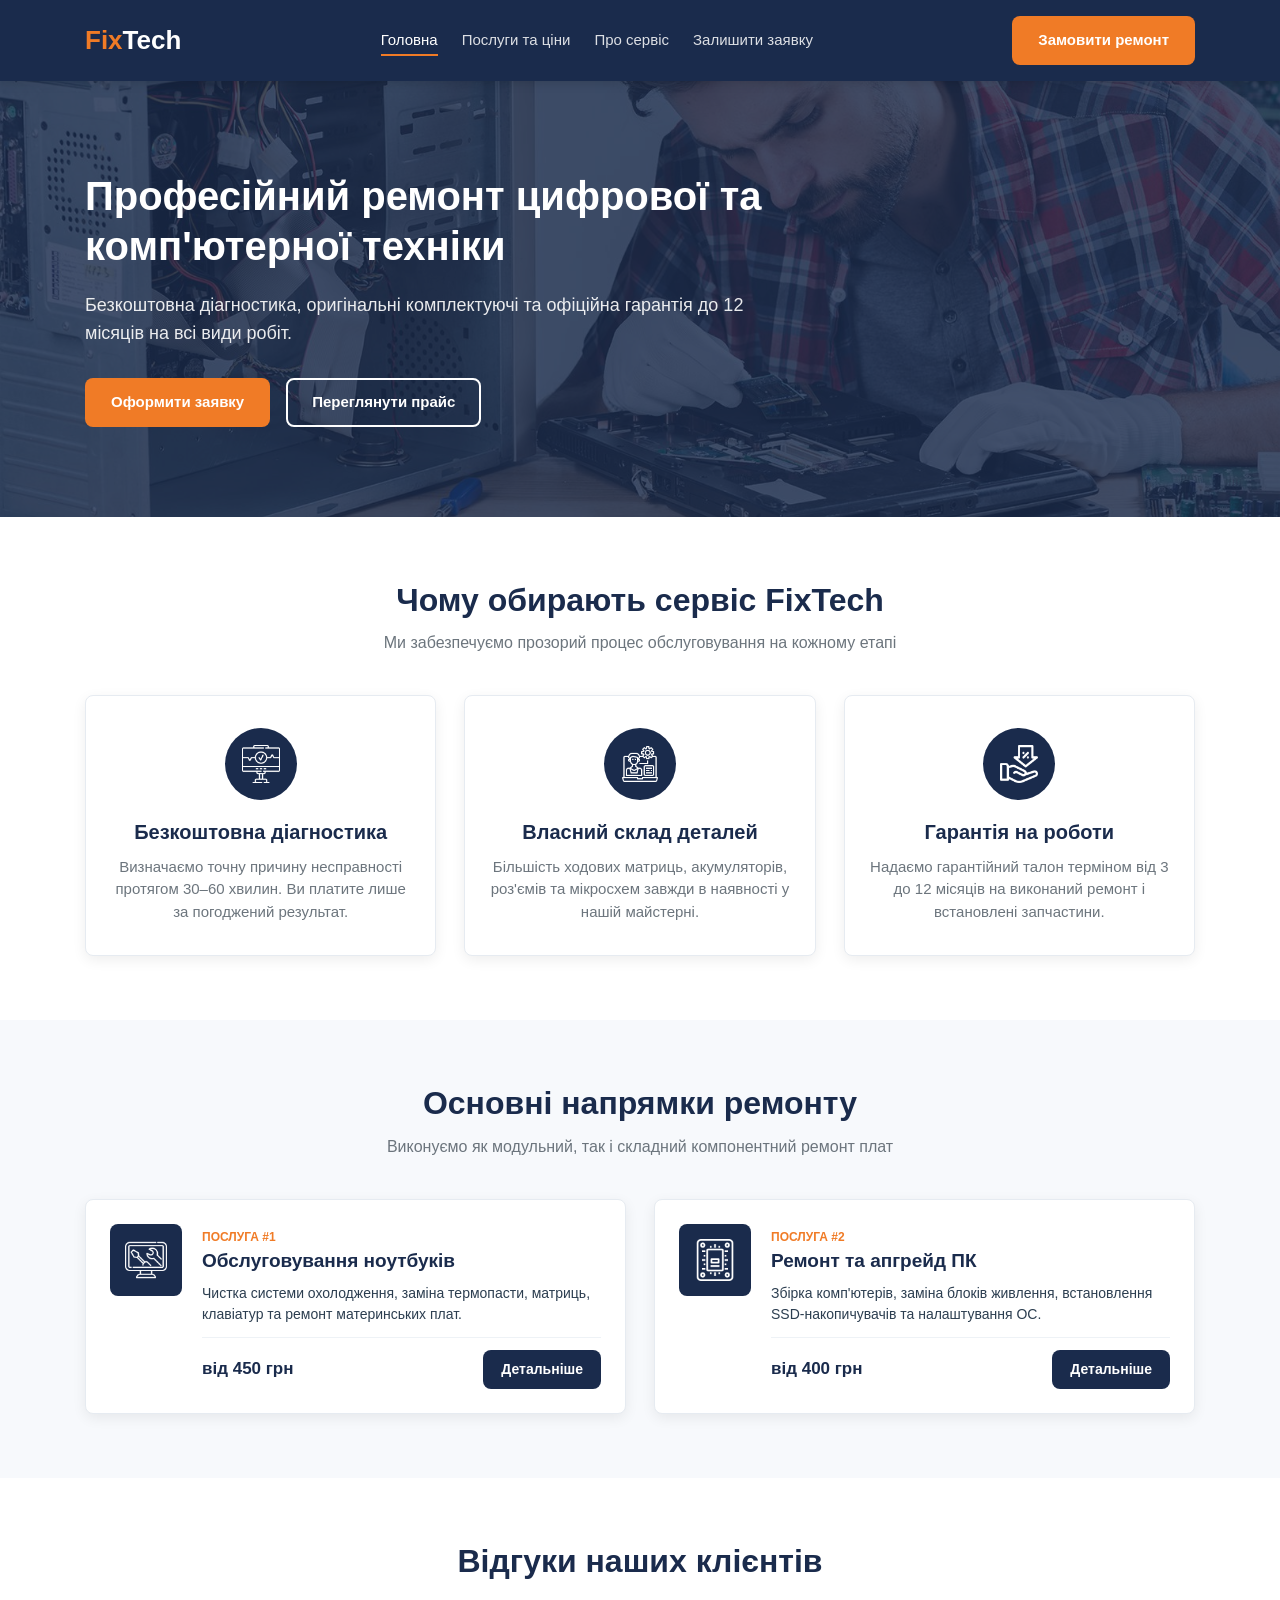
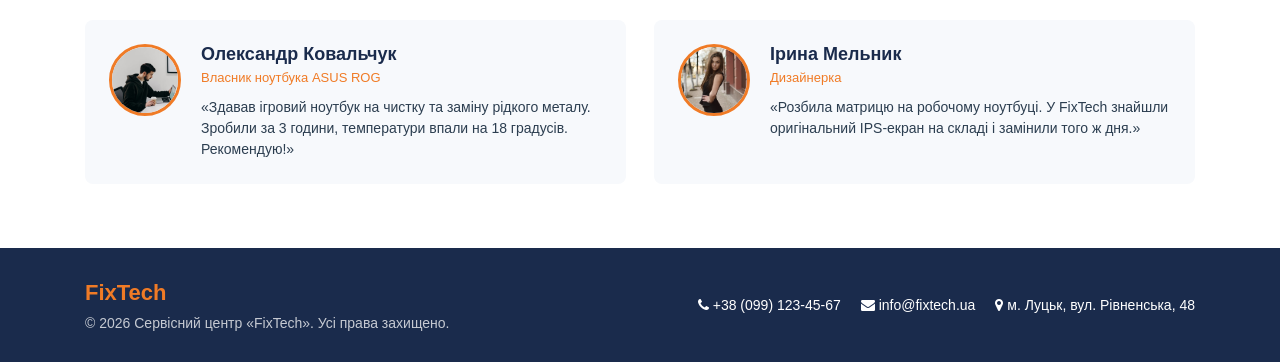
<file: index.html>
<!DOCTYPE html>
<html lang="uk">

<head>
  <meta charset="utf-8" />
  <meta name="viewport" content="width=device-width, initial-scale=1, shrink-to-fit=no" />
  <link rel="icon" href="images/favicon.png" type="image/gif" />
  <title>FixTech — Сервісний центр комп'ютерної техніки</title>
  <link rel="stylesheet" type="text/css" href="css/bootstrap.css" />
  <link href="css/font-awesome.min.css" rel="stylesheet" />
  <link href="css/style.css" rel="stylesheet" />
</head>

<body class="page">

  <!-- ШАПКА (Блок header) -->
  <header class="header">
    <div class="header__container container">
      <a class="header__logo" href="index.html">
        <span class="header__logo-accent">Fix</span>Tech
      </a>

      <nav class="header__nav nav">
        <ul class="nav__list">
          <li class="nav__item"><a class="nav__link nav__link--active" href="index.html">Головна</a></li>
          <li class="nav__item"><a class="nav__link" href="service.html">Послуги та ціни</a></li>
          <li class="nav__item"><a class="nav__link" href="about.html">Про сервіс</a></li>
          <li class="nav__item"><a class="nav__link" href="contact.html">Залишити заявку</a></li>
        </ul>
      </nav>

      <div class="header__actions">
        <a href="contact.html" class="btn btn--primary">Замовити ремонт</a>
      </div>
    </div>
  </header>

  <main class="main">
    <!-- ПРЕЗЕНТАЦІЙНИЙ БЛОК (Блок hero) -->
    <section class="hero" style="background-image: url('images/slider-bg.jpg');">
      <div class="hero__overlay">
        <div class="container">
          <div class="hero__content">
            <h1 class="hero__title">Професійний ремонт цифрової та комп'ютерної техніки</h1>
            <p class="hero__subtitle">
              Безкоштовна діагностика, оригінальні комплектуючі та офіційна гарантія до 12 місяців на всі види робіт.
            </p>
            <div class="hero__buttons">
              <a href="contact.html" class="btn btn--primary">Оформити заявку</a>
              <a href="service.html" class="btn btn--outline">Переглянути прайс</a>
            </div>
          </div>
        </div>
      </div>
    </section>

    <!-- БЛОК ПЕРЕВАГ (Блок features) -->
    <section class="features section">
      <div class="container">
        <div class="section__header">
          <h2 class="section__title">Чому обирають сервіс FixTech</h2>
          <p class="section__subtitle">Ми забезпечуємо прозорий процес обслуговування на кожному етапі</p>
        </div>

        <div class="features__grid">
          <article class="feature-card">
            <div class="feature-card__icon-wrap">
              <img src="images/w1.png" alt="Швидка діагностика" class="feature-card__icon">
            </div>
            <h3 class="feature-card__title">Безкоштовна діагностика</h3>
            <p class="feature-card__text">Визначаємо точну причину несправності протягом 30–60 хвилин. Ви платите лише
              за погоджений результат.</p>
          </article>

          <article class="feature-card">
            <div class="feature-card__icon-wrap">
              <img src="images/w2.png" alt="Власний склад запчастин" class="feature-card__icon">
            </div>
            <h3 class="feature-card__title">Власний склад деталей</h3>
            <p class="feature-card__text">Більшість ходових матриць, акумуляторів, роз'ємів та мікросхем завжди в
              наявності у нашій майстерні.</p>
          </article>

          <article class="feature-card">
            <div class="feature-card__icon-wrap">
              <img src="images/w3.png" alt="Офіційна гарантія" class="feature-card__icon">
            </div>
            <h3 class="feature-card__title">Гарантія на роботи</h3>
            <p class="feature-card__text">Надаємо гарантійний талон терміном від 3 до 12 місяців на виконаний ремонт і
              встановлені запчастини.</p>
          </article>
        </div>
      </div>
    </section>

    <!-- ПОПУЛЯРНІ ПОСЛУГИ (Блок services-preview) -->
    <section class="services-preview section section--gray">
      <div class="container">
        <div class="section__header">
          <h2 class="section__title">Основні напрямки ремонту</h2>
          <p class="section__subtitle">Виконуємо як модульний, так і складний компонентний ремонт плат</p>
        </div>

        <div class="services__grid">
          <article class="service-card">
            <div class="service-card__img-box">
              <img src="images/s1.png" alt="Ремонт ноутбуків" class="service-card__img">
            </div>
            <div class="service-card__body">
              <span class="service-card__number">Послуга #1</span>
              <h3 class="service-card__title">Обслуговування ноутбуків</h3>
              <p class="service-card__desc">Чистка системи охолодження, заміна термопасти, матриць, клавіатур та ремонт
                материнських плат.</p>
              <div class="service-card__footer">
                <span class="service-card__price">від 450 грн</span>
                <a href="service.html" class="btn btn--small">Детальніше</a>
              </div>
            </div>
          </article>

          <article class="service-card">
            <div class="service-card__img-box">
              <img src="images/s2.png" alt="Ремонт ПК" class="service-card__img">
            </div>
            <div class="service-card__body">
              <span class="service-card__number">Послуга #2</span>
              <h3 class="service-card__title">Ремонт та апгрейд ПК</h3>
              <p class="service-card__desc">Збірка комп'ютерів, заміна блоків живлення, встановлення SSD-накопичувачів
                та налаштування ОС.</p>
              <div class="service-card__footer">
                <span class="service-card__price">від 400 грн</span>
                <a href="service.html" class="btn btn--small">Детальніше</a>
              </div>
            </div>
          </article>
        </div>
      </div>
    </section>

    <!-- ВІДГУКИ КЛІЄНТІВ (Блок reviews) -->
    <section class="reviews section">
      <div class="container">
        <div class="section__header">
          <h2 class="section__title">Відгуки наших клієнтів</h2>
        </div>

        <div class="reviews__grid">
          <article class="review-card">
            <img src="images/client-1.jpg" alt="Олександр Ковальчук" class="review-card__avatar">
            <div class="review-card__content">
              <h4 class="review-card__author">Олександр Ковальчук</h4>
              <p class="review-card__role">Власник ноутбука ASUS ROG</p>
              <p class="review-card__text">«Здавав ігровий ноутбук на чистку та заміну рідкого металу. Зробили за 3
                години, температури впали на 18 градусів. Рекомендую!»</p>
            </div>
          </article>

          <article class="review-card">
            <img src="images/client-2.jpg" alt="Ірина Мельник" class="review-card__avatar">
            <div class="review-card__content">
              <h4 class="review-card__author">Ірина Мельник</h4>
              <p class="review-card__role">Дизайнерка</p>
              <p class="review-card__text">«Розбила матрицю на робочому ноутбуці. У FixTech знайшли оригінальний
                IPS-екран на складі і замінили того ж дня.»</p>
            </div>
          </article>
        </div>
      </div>
    </section>
  </main>

  <!-- ПІДВАЛ (Блок footer) -->
  <footer class="footer">
    <div class="footer__container container">
      <div class="footer__info">
        <a class="footer__logo" href="index.html">FixTech</a>
        <p class="footer__copy">© 2026 Сервісний центр «FixTech». Усі права захищено.</p>
      </div>
      <div class="footer__contacts">
        <a href="tel:+380991234567" class="footer__link"><i class="fa fa-phone"></i> +38 (099) 123-45-67</a>
        <a href="mailto:info@fixtech.ua" class="footer__link"><i class="fa fa-envelope"></i> info@fixtech.ua</a>
        <a href="contact.html" class="footer__link"><i class="fa fa-map-marker"></i> м. Луцьк, вул. Рівненська, 48</a>
      </div>
    </div>
  </footer>

  <script src="js/jquery-3.4.1.min.js"></script>
  <script src="js/bootstrap.js"></script>
  <script src="js/custom.js"></script>
</body>

</html>
</file>
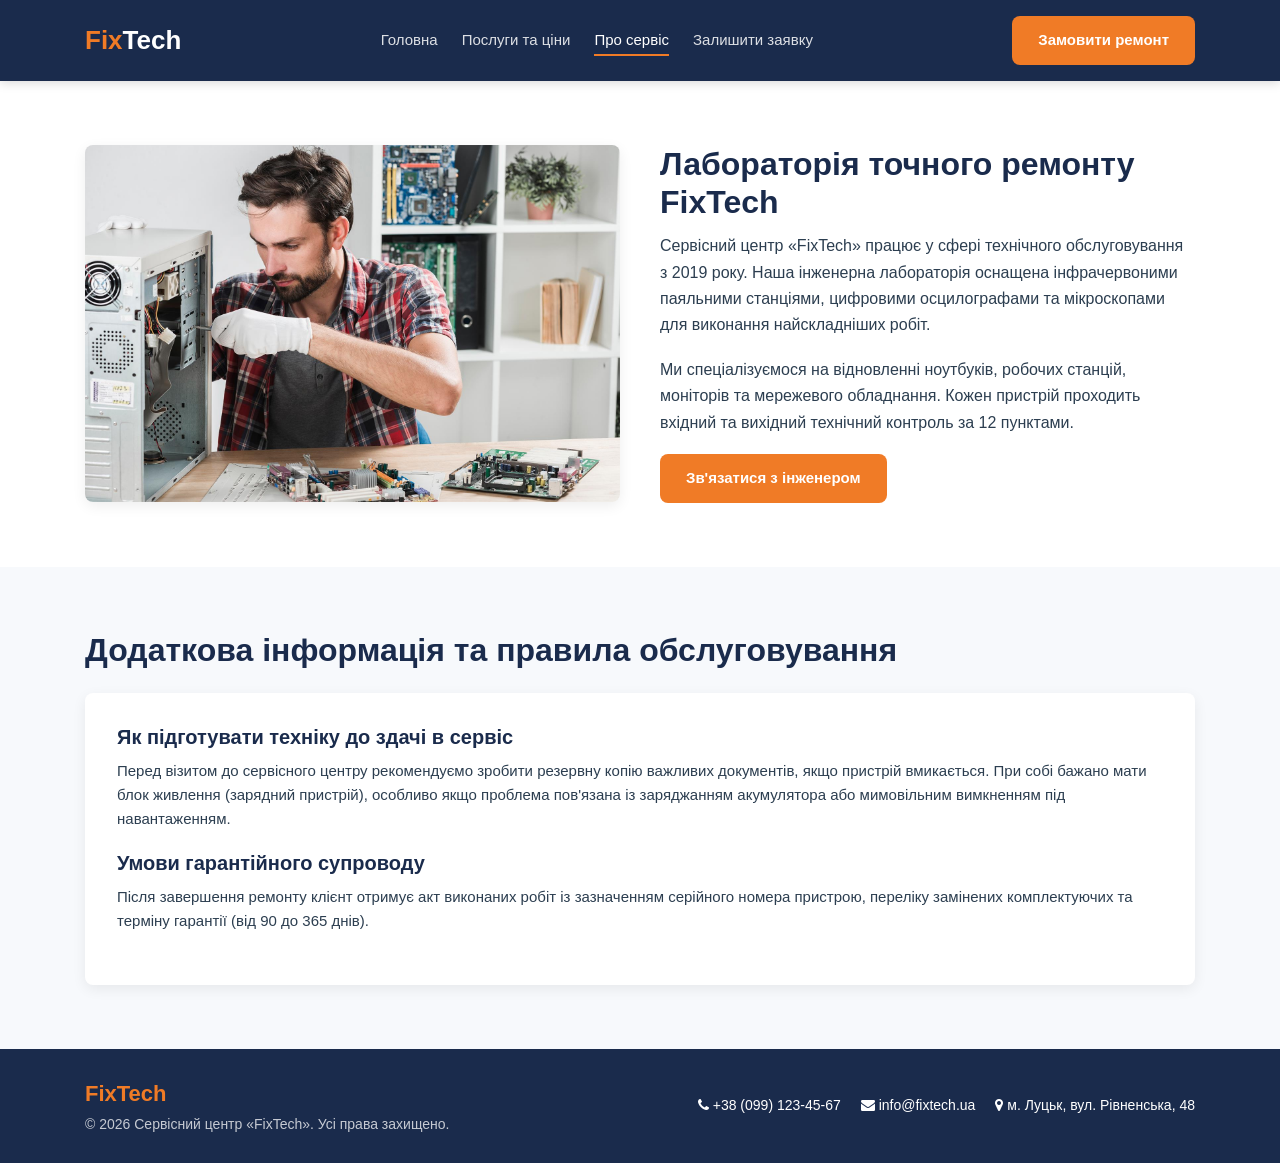
<file: about.html>
<!DOCTYPE html>
<html lang="uk">

<head>
  <meta charset="utf-8" />
  <meta name="viewport" content="width=device-width, initial-scale=1, shrink-to-fit=no" />
  <link rel="icon" href="images/favicon.png" type="image/gif" />
  <title>Про сервісний центр — FixTech</title>
  <link rel="stylesheet" type="text/css" href="css/bootstrap.css" />
  <link href="css/font-awesome.min.css" rel="stylesheet" />
  <link href="css/style.css" rel="stylesheet" />
</head>

<body class="page">

  <!-- ШАПКА -->
  <header class="header">
    <div class="header__container container">
      <a class="header__logo" href="index.html">
        <span class="header__logo-accent">Fix</span>Tech
      </a>

      <nav class="header__nav nav">
        <ul class="nav__list">
          <li class="nav__item"><a class="nav__link" href="index.html">Головна</a></li>
          <li class="nav__item"><a class="nav__link" href="service.html">Послуги та ціни</a></li>
          <li class="nav__item"><a class="nav__link nav__link--active" href="about.html">Про сервіс</a></li>
          <li class="nav__item"><a class="nav__link" href="contact.html">Залишити заявку</a></li>
        </ul>
      </nav>

      <div class="header__actions">
        <a href="contact.html" class="btn btn--primary">Замовити ремонт</a>
      </div>
    </div>
  </header>

  <main class="main">
    <!-- БЛОК ПРО КОМПАНІЮ (Блок about-info) -->
    <section class="about-info section">
      <div class="container">
        <div class="about-info__grid">
          <div class="about-info__image-col">
            <img src="images/about-img.jpg" alt="Майстерня FixTech" class="about-info__img">
          </div>
          <div class="about-info__text-col">
            <h1 class="section__title">Лабораторія точного ремонту FixTech</h1>
            <p class="about-info__paragraph">
              Сервісний центр «FixTech» працює у сфері технічного обслуговування з 2019 року. Наша інженерна лабораторія
              оснащена інфрачервоними паяльними станціями, цифровими осцилографами та мікроскопами для виконання
              найскладніших робіт.
            </p>
            <p class="about-info__paragraph">
              Ми спеціалізуємося на відновленні ноутбуків, робочих станцій, моніторів та мережевого обладнання. Кожен
              пристрій проходить вхідний та вихідний технічний контроль за 12 пунктами.
            </p>
            <a href="contact.html" class="btn btn--primary">Зв'язатися з інженером</a>
          </div>
        </div>
      </div>
    </section>

    <!-- БЛОК ДОДАТКОВА ІНФОРМАЦІЯ ПО ШИРИНІ (Згідно з ТЗ) -->
    <section class="extra-info section section--gray">
      <div class="container">
        <h2 class="section__title">Додаткова інформація та правила обслуговування</h2>
        <div class="extra-info__box">
          <h3 class="extra-info__subtitle">Як підготувати техніку до здачі в сервіс</h3>
          <p class="extra-info__text">
            Перед візитом до сервісного центру рекомендуємо зробити резервну копію важливих документів, якщо пристрій
            вмикається. При собі бажано мати блок живлення (зарядний пристрій), особливо якщо проблема пов'язана із
            заряджанням акумулятора або мимовільним вимкненням під навантаженням.
          </p>
          <h3 class="extra-info__subtitle">Умови гарантійного супроводу</h3>
          <p class="extra-info__text">
            Після завершення ремонту клієнт отримує акт виконаних робіт із зазначенням серійного номера пристрою,
            переліку замінених комплектуючих та терміну гарантії (від 90 до 365 днів).
          </p>
        </div>
      </div>
    </section>
  </main>

  <!-- ПІДВАЛ -->
  <footer class="footer">
    <div class="footer__container container">
      <div class="footer__info">
        <a class="footer__logo" href="index.html">FixTech</a>
        <p class="footer__copy">© 2026 Сервісний центр «FixTech». Усі права захищено.</p>
      </div>
      <div class="footer__contacts">
        <a href="tel:+380991234567" class="footer__link"><i class="fa fa-phone"></i> +38 (099) 123-45-67</a>
        <a href="mailto:info@fixtech.ua" class="footer__link"><i class="fa fa-envelope"></i> info@fixtech.ua</a>
        <a href="contact.html" class="footer__link"><i class="fa fa-map-marker"></i> м. Луцьк, вул. Рівненська, 48</a>
      </div>
    </div>
  </footer>

  <script src="js/jquery-3.4.1.min.js"></script>
  <script src="js/bootstrap.js"></script>
  <script src="js/custom.js"></script>
</body>

</html>
</file>
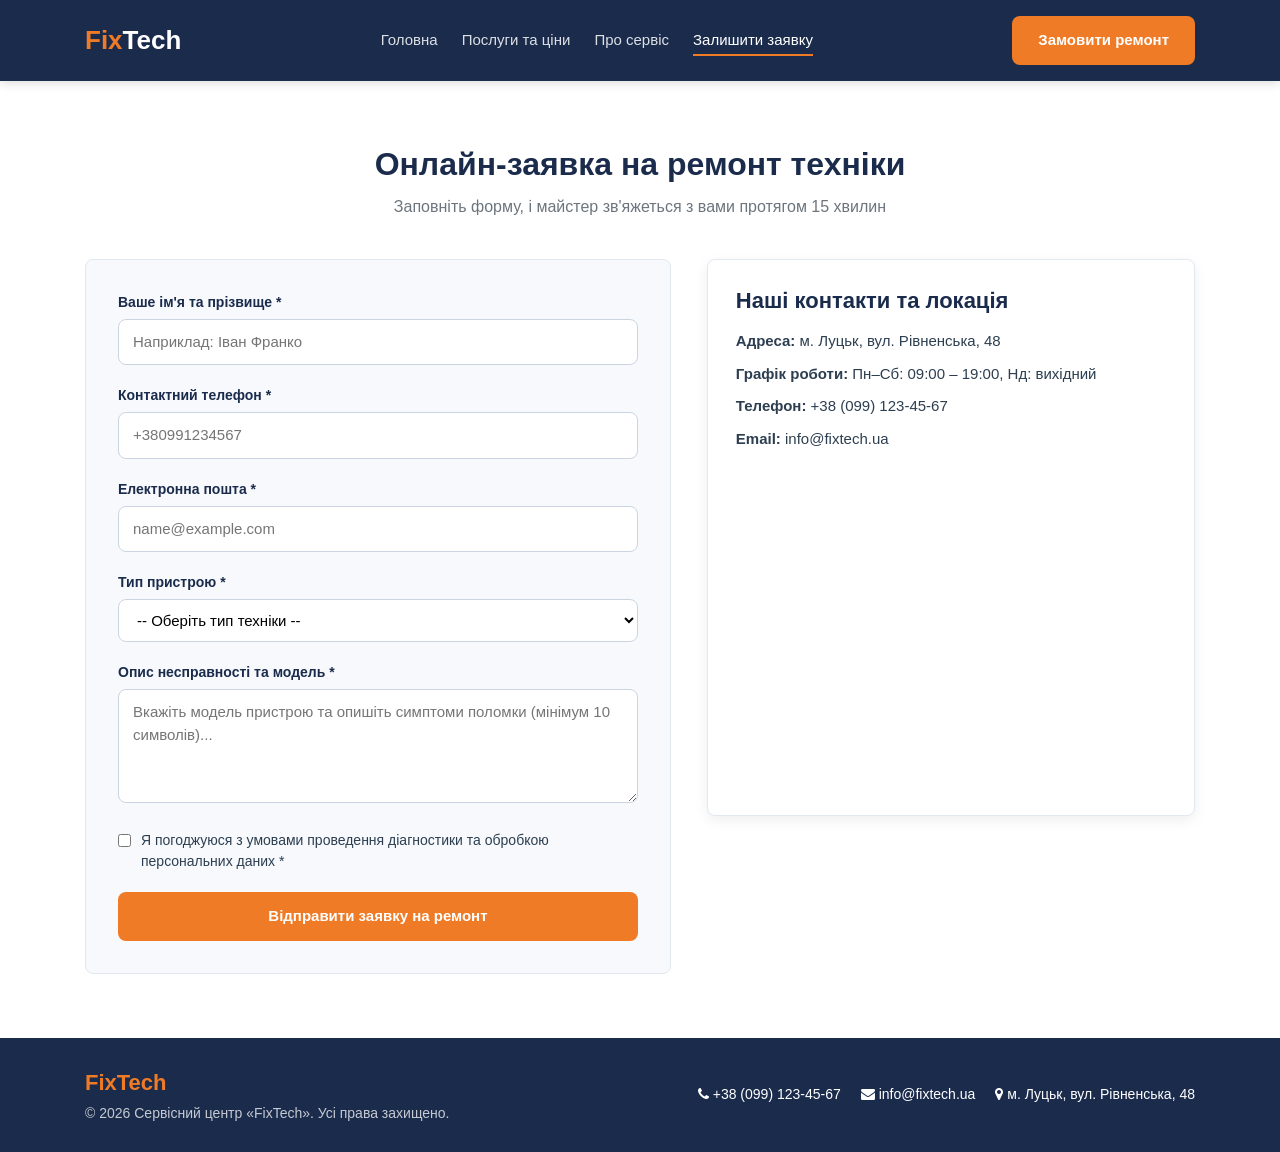
<file: contact.html>
<!DOCTYPE html>
<html lang="uk">

<head>
  <meta charset="utf-8" />
  <meta name="viewport" content="width=device-width, initial-scale=1, shrink-to-fit=no" />
  <link rel="icon" href="images/favicon.png" type="image/gif" />
  <title>Оформити заявку та контакти — FixTech</title>
  <link rel="stylesheet" type="text/css" href="css/bootstrap.css" />
  <link href="css/font-awesome.min.css" rel="stylesheet" />
  <link href="css/style.css" rel="stylesheet" />
</head>

<body class="page">

  <!-- ШАПКА -->
  <header class="header">
    <div class="header__container container">
      <a class="header__logo" href="index.html">
        <span class="header__logo-accent">Fix</span>Tech
      </a>

      <nav class="header__nav nav">
        <ul class="nav__list">
          <li class="nav__item"><a class="nav__link" href="index.html">Головна</a></li>
          <li class="nav__item"><a class="nav__link" href="service.html">Послуги та ціни</a></li>
          <li class="nav__item"><a class="nav__link" href="about.html">Про сервіс</a></li>
          <li class="nav__item"><a class="nav__link nav__link--active" href="contact.html">Залишити заявку</a></li>
        </ul>
      </nav>

      <div class="header__actions">
        <a href="contact.html" class="btn btn--primary">Замовити ремонт</a>
      </div>
    </div>
  </header>

  <main class="main">
    <section class="contact-section section">
      <div class="container">
        <div class="section__header">
          <h1 class="section__title">Онлайн-заявка на ремонт техніки</h1>
          <p class="section__subtitle">Заповніть форму, і майстер зв'яжеться з вами протягом 15 хвилин</p>
        </div>

        <div class="contact-section__grid">
          <!-- БЛОК ФОРМИ (Блок order-form) -->
          <div class="contact-section__form-col">
            <form id="repairOrderForm" class="order-form" novalidate>

              <!-- Поле ПІБ -->
              <div class="order-form__group">
                <label for="clientName" class="order-form__label">Ваше ім'я та прізвище *</label>
                <input type="text" id="clientName" name="clientName" class="order-form__input"
                  placeholder="Наприклад: Іван Франко" required minlength="3"
                  pattern="^[А-ЯІЇЄҐа-яіїєґA-Za-z\s'-]{3,50}$" />
                <span class="order-form__error" id="nameError">Введіть коректне ім'я (мінімум 3 літери, без
                  цифр).</span>
              </div>

              <!-- Поле Телефон -->
              <div class="order-form__group">
                <label for="clientPhone" class="order-form__label">Контактний телефон *</label>
                <input type="tel" id="clientPhone" name="clientPhone" class="order-form__input"
                  placeholder="+380991234567" required pattern="^\+380\d{9}$" />
                <span class="order-form__error" id="phoneError">Введіть номер у форматі +380XXXXXXXXX (12 цифр).</span>
              </div>

              <!-- Поле Email -->
              <div class="order-form__group">
                <label for="clientEmail" class="order-form__label">Електронна пошта *</label>
                <input type="email" id="clientEmail" name="clientEmail" class="order-form__input"
                  placeholder="name@example.com" required />
                <span class="order-form__error" id="emailError">Введіть коректну адресу електронної пошти.</span>
              </div>

              <!-- Поле Тип пристрою -->
              <div class="order-form__group">
                <label for="deviceType" class="order-form__label">Тип пристрою *</label>
                <select id="deviceType" name="deviceType" class="order-form__select" required>
                  <option value="">-- Оберіть тип техніки --</option>
                  <option value="laptop">Ноутбук</option>
                  <option value="pc">Стаціонарний ПК</option>
                  <option value="monitor">Монітор / Дисплей</option>
                  <option value="other">Інша електроніка</option>
                </select>
                <span class="order-form__error" id="deviceError">Будь ласка, оберіть тип вашого пристрою зі
                  списку.</span>
              </div>

              <!-- Поле Опис несправності -->
              <div class="order-form__group">
                <label for="issueDescription" class="order-form__label">Опис несправності та модель *</label>
                <textarea id="issueDescription" name="issueDescription" rows="4" class="order-form__textarea"
                  placeholder="Вкажіть модель пристрою та опишіть симптоми поломки (мінімум 10 символів)..." required
                  minlength="10"></textarea>
                <span class="order-form__error" id="issueError">Детальніше опишіть проблему (щонайменше 10
                  символів).</span>
              </div>

              <!-- Погодження -->
              <div class="order-form__group order-form__group--checkbox">
                <label class="order-form__checkbox-label">
                  <input type="checkbox" id="termsConsent" class="order-form__checkbox" required />
                  <span>Я погоджуюся з умовами проведення діагностики та обробкою персональних даних *</span>
                </label>
                <span class="order-form__error" id="consentError">Необхідно підтвердити згоду з правилами
                  сервісу.</span>
              </div>

              <button type="submit" class="btn btn--primary btn--full">Відправити заявку на ремонт</button>

              <!-- Повідомлення про успіх -->
              <div id="formSuccessBox" class="order-form__success order-form__success--hidden">
                Дякуємо! Вашу заявку успішно зареєстровано. Наш інженер скоро зателефонує вам.
              </div>
            </form>
          </div>

          <!-- БЛОК КАРТИ ТА КОНТАКТІВ (Блок map-card) -->
          <div class="contact-section__map-col">
            <div class="map-card">
              <h3 class="map-card__title">Наші контакти та локація</h3>
              <ul class="map-card__list">
                <li class="map-card__item"><strong>Адреса:</strong> м. Луцьк, вул. Рівненська, 48</li>
                <li class="map-card__item"><strong>Графік роботи:</strong> Пн–Сб: 09:00 – 19:00, Нд: вихідний</li>
                <li class="map-card__item"><strong>Телефон:</strong> +38 (099) 123-45-67</li>
                <li class="map-card__item"><strong>Email:</strong> info@fixtech.ua</li>
              </ul>
              <div class="map-card__frame-wrap">
                <iframe class="map-card__iframe"
                  src="https://www.google.com/maps/embed?pb=!1m18!1m12!1m3!1d2524.789116750594!2d25.357891!3d50.747233!2m3!1f0!2f0!3f0!3m2!1i1024!2i768!4f13.1!3m3!1m2!1s0x472599eba185965d%3A0xc251a14c527a1d19!2z0JvRg9GG0YzQuiwg0JLQvtC70LjQvdGB0YzQsNC60LAg0L7QsdC70LDRgdGC0Yw!5e0!3m2!1suk!2sua!4v1700000000000!5m2!1suk!2sua"
                  allowfullscreen="" loading="lazy">
                </iframe>
              </div>
            </div>
          </div>
        </div>

      </div>
    </section>
  </main>

  <!-- ПІДВАЛ -->
  <footer class="footer">
    <div class="footer__container container">
      <div class="footer__info">
        <a class="footer__logo" href="index.html">FixTech</a>
        <p class="footer__copy">© 2026 Сервісний центр «FixTech». Усі права захищено.</p>
      </div>
      <div class="footer__contacts">
        <a href="tel:+380991234567" class="footer__link"><i class="fa fa-phone"></i> +38 (099) 123-45-67</a>
        <a href="mailto:info@fixtech.ua" class="footer__link"><i class="fa fa-envelope"></i> info@fixtech.ua</a>
        <a href="contact.html" class="footer__link"><i class="fa fa-map-marker"></i> м. Луцьк, вул. Рівненська, 48</a>
      </div>
    </div>
  </footer>

  <script src="js/jquery-3.4.1.min.js"></script>
  <script src="js/bootstrap.js"></script>
  <script src="js/custom.js"></script>
</body>

</html>
</file>
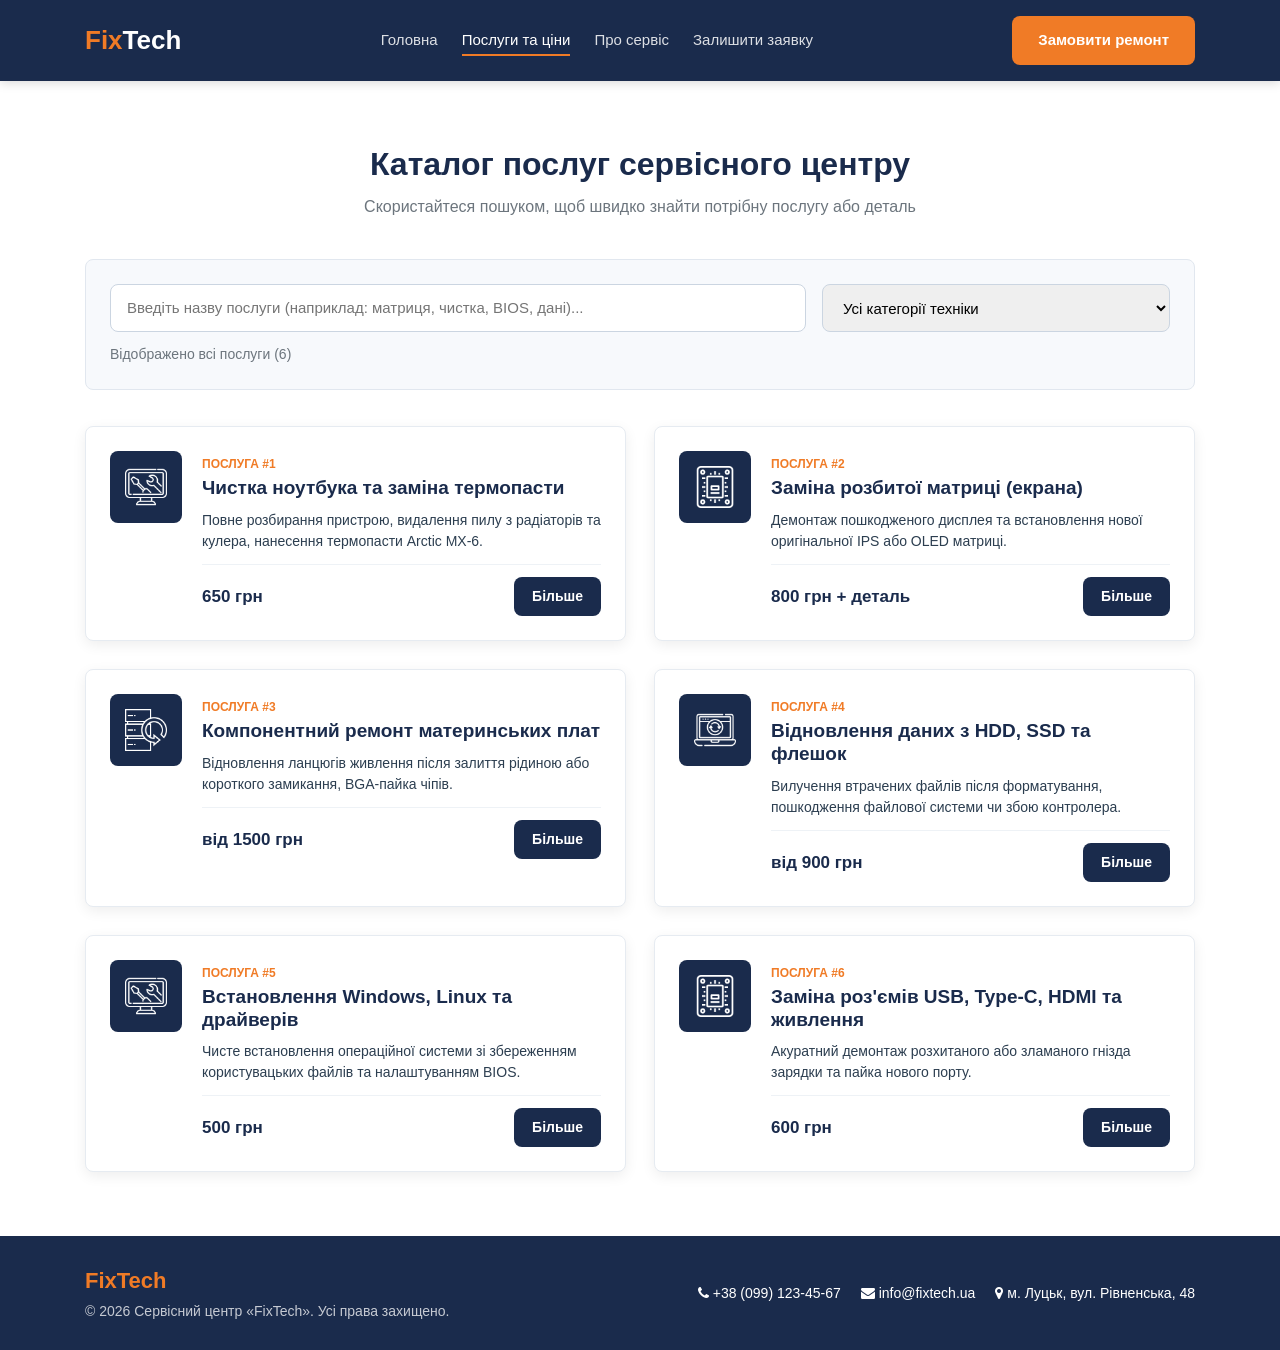
<file: service.html>
<!DOCTYPE html>
<html lang="uk">

<head>
  <meta charset="utf-8" />
  <meta name="viewport" content="width=device-width, initial-scale=1, shrink-to-fit=no" />
  <link rel="icon" href="images/favicon.png" type="image/gif" />
  <title>Послуги та прайс-лист — FixTech</title>
  <link rel="stylesheet" type="text/css" href="css/bootstrap.css" />
  <link href="css/font-awesome.min.css" rel="stylesheet" />
  <link href="css/style.css" rel="stylesheet" />
</head>

<body class="page">

  <!-- ШАПКА -->
  <header class="header">
    <div class="header__container container">
      <a class="header__logo" href="index.html">
        <span class="header__logo-accent">Fix</span>Tech
      </a>

      <nav class="header__nav nav">
        <ul class="nav__list">
          <li class="nav__item"><a class="nav__link" href="index.html">Головна</a></li>
          <li class="nav__item"><a class="nav__link nav__link--active" href="service.html">Послуги та ціни</a></li>
          <li class="nav__item"><a class="nav__link" href="about.html">Про сервіс</a></li>
          <li class="nav__item"><a class="nav__link" href="contact.html">Залишити заявку</a></li>
        </ul>
      </nav>

      <div class="header__actions">
        <a href="contact.html" class="btn btn--primary">Замовити ремонт</a>
      </div>
    </div>
  </header>

  <main class="main">
    <section class="services section">
      <div class="container">
        <div class="section__header">
          <h1 class="section__title">Каталог послуг сервісного центру</h1>
          <p class="section__subtitle">Скористайтеся пошуком, щоб швидко знайти потрібну послугу або деталь</p>
        </div>

        <!-- БЛОК ЖИВОГО ПОШУКУ (Блок search-box) -->
        <div class="search-box">
          <div class="search-box__controls">
            <input type="text" id="serviceSearchInput" class="search-box__input"
              placeholder="Введіть назву послуги (наприклад: матриця, чистка, BIOS, дані)..." />
            <select id="categoryFilter" class="search-box__select">
              <option value="all">Усі категорії техніки</option>
              <option value="laptop">Ноутбуки</option>
              <option value="pc">Стаціонарні ПК</option>
              <option value="board">Пайка та плати</option>
              <option value="data">Відновлення даних</option>
            </select>
          </div>
          <p id="searchResultCount" class="search-box__status">Відображено всі послуги (6)</p>
        </div>

        <!-- СІТКА ОБ'ЄКТІВ ПОСЛУГ У ДВА СТОВПЧИКИ -->
        <div id="servicesGrid" class="services__grid">

          <!-- Послуга 1 -->
          <article class="service-card" data-category="laptop">
            <div class="service-card__img-box">
              <img src="images/s1.png" alt="Профілактика та чистка ноутбука" class="service-card__img">
            </div>
            <div class="service-card__body">
              <span class="service-card__number">Послуга #1</span>
              <h3 class="service-card__title">Чистка ноутбука та заміна термопасти</h3>
              <p class="service-card__desc">Повне розбирання пристрою, видалення пилу з радіаторів та кулера, нанесення
                термопасти Arctic MX-6.</p>
              <p class="service-card__more service-card__more--hidden">
                Додатково проводиться змащування осі вентилятора, перевірка теплових трубок та стрес-тестування
                процесора й відеокарти в AIDA64 протягом 30 хвилин. Термін виконання: 2–3 години.
              </p>
              <div class="service-card__footer">
                <span class="service-card__price">650 грн</span>
                <button type="button" class="btn btn--small js-toggle-more">Більше</button>
              </div>
            </div>
          </article>

          <!-- Послуга 2 -->
          <article class="service-card" data-category="laptop">
            <div class="service-card__img-box">
              <img src="images/s2.png" alt="Заміна матриці ноутбука" class="service-card__img">
            </div>
            <div class="service-card__body">
              <span class="service-card__number">Послуга #2</span>
              <h3 class="service-card__title">Заміна розбитої матриці (екрана)</h3>
              <p class="service-card__desc">Демонтаж пошкодженого дисплея та встановлення нової оригінальної IPS або
                OLED матриці.</p>
              <p class="service-card__more service-card__more--hidden">
                Перед встановленням обов'язково відключається лінія живлення та перевіряється цілісність шлейфа
                LVDS/eDP. Надається гарантія на відсутність битих пікселів. Термін виконання: 1 день.
              </p>
              <div class="service-card__footer">
                <span class="service-card__price">800 грн + деталь</span>
                <button type="button" class="btn btn--small js-toggle-more">Більше</button>
              </div>
            </div>
          </article>

          <!-- Послуга 3 -->
          <article class="service-card" data-category="board">
            <div class="service-card__img-box">
              <img src="images/s3.png" alt="Ремонт материнської плати" class="service-card__img">
            </div>
            <div class="service-card__body">
              <span class="service-card__number">Послуга #3</span>
              <h3 class="service-card__title">Компонентний ремонт материнських плат</h3>
              <p class="service-card__desc">Відновлення ланцюгів живлення після залиття рідиною або короткого замикання,
                BGA-пайка чіпів.</p>
              <p class="service-card__more service-card__more--hidden">
                Включає ультразвукову ванну, заміну мультиконтролерів, мосфетів, ШІМ-контролерів, а також прошивку
                мікросхем BIOS/UEFI на програматорі. Термін виконання: 2–4 дні.
              </p>
              <div class="service-card__footer">
                <span class="service-card__price">від 1500 грн</span>
                <button type="button" class="btn btn--small js-toggle-more">Більше</button>
              </div>
            </div>
          </article>

          <!-- Послуга 4 -->
          <article class="service-card" data-category="data">
            <div class="service-card__img-box">
              <img src="images/s4.png" alt="Відновлення даних" class="service-card__img">
            </div>
            <div class="service-card__body">
              <span class="service-card__number">Послуга #4</span>
              <h3 class="service-card__title">Відновлення даних з HDD, SSD та флешок</h3>
              <p class="service-card__desc">Вилучення втрачених файлів після форматування, пошкодження файлової системи
                чи збою контролера.</p>
              <p class="service-card__more service-card__more--hidden">
                Робота виконується на програмно-апаратному комплексі PC-3000 з посекторним клонуванням накопичувача.
                Повна конфіденційність даних клієнта. Термін виконання: 1–3 дні.
              </p>
              <div class="service-card__footer">
                <span class="service-card__price">від 900 грн</span>
                <button type="button" class="btn btn--small js-toggle-more">Більше</button>
              </div>
            </div>
          </article>

          <!-- Послуга 5 -->
          <article class="service-card" data-category="pc">
            <div class="service-card__img-box">
              <img src="images/s1.png" alt="Встановлення ОС та ПЗ" class="service-card__img">
            </div>
            <div class="service-card__body">
              <span class="service-card__number">Послуга #5</span>
              <h3 class="service-card__title">Встановлення Windows, Linux та драйверів</h3>
              <p class="service-card__desc">Чисте встановлення операційної системи зі збереженням користувацьких файлів
                та налаштуванням BIOS.</p>
              <p class="service-card__more service-card__more--hidden">
                Оновлення всіх офіційних драйверів чіпсета та відеокарти, базовий пакет офісних програм та антивірусний
                захист. Термін виконання: 2 години.
              </p>
              <div class="service-card__footer">
                <span class="service-card__price">500 грн</span>
                <button type="button" class="btn btn--small js-toggle-more">Більше</button>
              </div>
            </div>
          </article>

          <!-- Послуга 6 -->
          <article class="service-card" data-category="board">
            <div class="service-card__img-box">
              <img src="images/s2.png" alt="Заміна роз'ємів живлення" class="service-card__img">
            </div>
            <div class="service-card__body">
              <span class="service-card__number">Послуга #6</span>
              <h3 class="service-card__title">Заміна роз'ємів USB, Type-C, HDMI та живлення</h3>
              <p class="service-card__desc">Акуратний демонтаж розхитаного або зламаного гнізда зарядки та пайка нового
                порту.</p>
              <p class="service-card__more service-card__more--hidden">
                Відновлення обірваних контактних доріжок на платі під мікроскопом і зміцнення корпусу роз'єму. Термін
                виконання: 3–5 годин.
              </p>
              <div class="service-card__footer">
                <span class="service-card__price">600 грн</span>
                <button type="button" class="btn btn--small js-toggle-more">Більше</button>
              </div>
            </div>
          </article>

        </div>

        <!-- Повідомлення, якщо нічого не знайдено -->
        <div id="noResultsMessage" class="search-box__empty search-box__empty--hidden">
          За вашим запитом послуг не знайдено. Спробуйте змінити ключове слово.
        </div>

      </div>
    </section>
  </main>

  <!-- ПІДВАЛ -->
  <footer class="footer">
    <div class="footer__container container">
      <div class="footer__info">
        <a class="footer__logo" href="index.html">FixTech</a>
        <p class="footer__copy">© 2026 Сервісний центр «FixTech». Усі права захищено.</p>
      </div>
      <div class="footer__contacts">
        <a href="tel:+380991234567" class="footer__link"><i class="fa fa-phone"></i> +38 (099) 123-45-67</a>
        <a href="mailto:info@fixtech.ua" class="footer__link"><i class="fa fa-envelope"></i> info@fixtech.ua</a>
        <a href="contact.html" class="footer__link"><i class="fa fa-map-marker"></i> м. Луцьк, вул. Рівненська, 48</a>
      </div>
    </div>
  </footer>

  <script src="js/jquery-3.4.1.min.js"></script>
  <script src="js/bootstrap.js"></script>
  <script src="js/custom.js"></script>
</body>

</html>
</file>
<file: css/style.css>
/* ==========================================================================
   БАЗОВІ СТИЛІ ТА ЗМІННІ (Методологія БЕМ)
   ========================================================================== */
:root {
  --color-primary: #1a2b4c;
  --color-accent: #f07b26;
  --color-accent-hover: #d86613;
  --color-bg-light: #f7f9fc;
  --color-text: #2c3e50;
  --color-muted: #6c757d;
  --color-danger: #dc3545;
  --color-success: #198754;
  --color-white: #ffffff;
  --border-radius: 8px;
  --shadow-sm: 0 4px 14px rgba(0, 0, 0, 0.07);
}

* {
  box-sizing: border-box;
}

.page {
  margin: 0;
  font-family: "Helvetica Neue", Helvetica, Arial, sans-serif;
  color: var(--color-text);
  background-color: var(--color-white);
  display: flex;
  flex-direction: column;
  min-height: 100vh;
}

.main {
  flex: 1;
}

/* ==========================================================================
   БЛОК: section (Універсальна секція)
   ========================================================================== */
.section {
  padding: 64px 0;
}

.section--gray {
  background-color: var(--color-bg-light);
}

.section__header {
  text-align: center;
  margin-bottom: 40px;
}

.section__title {
  font-size: 32px;
  font-weight: 700;
  color: var(--color-primary);
  margin-bottom: 12px;
}

.section__subtitle {
  font-size: 16px;
  color: var(--color-muted);
  margin: 0 auto;
  max-width: 650px;
}

/* ==========================================================================
   БЛОК: btn (Кнопки)
   ========================================================================== */
.btn {
  display: inline-block;
  padding: 11px 24px;
  font-size: 15px;
  font-weight: 600;
  text-decoration: none;
  border-radius: var(--border-radius);
  border: 2px solid transparent;
  cursor: pointer;
  transition: all 0.25s ease;
  text-align: center;
}

.btn--primary {
  background-color: var(--color-accent);
  color: var(--color-white);
}

.btn--primary:hover {
  background-color: var(--color-accent-hover);
  color: var(--color-white);
  text-decoration: none;
}

.btn--outline {
  background-color: transparent;
  border-color: var(--color-white);
  color: var(--color-white);
}

.btn--outline:hover {
  background-color: var(--color-white);
  color: var(--color-primary);
  text-decoration: none;
}

.btn--small {
  padding: 7px 16px;
  font-size: 14px;
  background-color: var(--color-primary);
  color: var(--color-white);
}

.btn--small:hover {
  background-color: var(--color-accent);
  color: var(--color-white);
}

.btn--full {
  width: 100%;
}

/* ==========================================================================
   БЛОК: header та nav (Шапка сайту і навігація)
   ========================================================================== */
.header {
  background-color: var(--color-primary);
  padding: 16px 0;
  position: sticky;
  top: 0;
  z-index: 1000;
  box-shadow: 0 2px 10px rgba(0, 0, 0, 0.15);
}

.header__container {
  display: flex;
  align-items: center;
  justify-content: space-between;
  flex-wrap: wrap;
  gap: 16px;
}

.header__logo {
  font-size: 26px;
  font-weight: 700;
  color: var(--color-white);
  text-decoration: none;
}

.header__logo:hover {
  color: var(--color-white);
  text-decoration: none;
}

.header__logo-accent {
  color: var(--color-accent);
}

.nav__list {
  list-style: none;
  margin: 0;
  padding: 0;
  display: flex;
  gap: 24px;
  flex-wrap: wrap;
}

.nav__link {
  color: rgba(255, 255, 255, 0.85);
  text-decoration: none;
  font-size: 15px;
  font-weight: 500;
  padding: 6px 0;
  border-bottom: 2px solid transparent;
  transition: 0.2s;
}

.nav__link:hover,
.nav__link--active {
  color: var(--color-white);
  border-bottom-color: var(--color-accent);
  text-decoration: none;
}

/* ==========================================================================
   БЛОК: hero (Головний банер)
   ========================================================================== */
.hero {
  background-size: cover;
  background-position: center;
  position: relative;
}

.hero__overlay {
  background: rgba(26, 43, 76, 0.82);
  padding: 90px 0;
}

.hero__content {
  max-width: 680px;
  color: var(--color-white);
}

.hero__title {
  font-size: 40px;
  font-weight: 700;
  margin-bottom: 20px;
  line-height: 1.25;
}

.hero__subtitle {
  font-size: 18px;
  line-height: 1.6;
  margin-bottom: 30px;
  color: rgba(255, 255, 255, 0.9);
}

.hero__buttons {
  display: flex;
  gap: 16px;
  flex-wrap: wrap;
}

/* ==========================================================================
   БЛОК: features та feature-card (Переваги)
   ========================================================================== */
.features__grid {
  display: grid;
  grid-template-columns: repeat(3, 1fr);
  gap: 28px;
}

.feature-card {
  background: var(--color-white);
  border: 1px solid #e6ebf1;
  border-radius: var(--border-radius);
  padding: 32px 24px;
  text-align: center;
  box-shadow: var(--shadow-sm);
}

.feature-card__icon-wrap {
  width: 72px;
  height: 72px;
  margin: 0 auto 20px;
  background-color: var(--color-primary);
  border-radius: 50%;
  display: flex;
  align-items: center;
  justify-content: center;
}

.feature-card__icon {
  max-width: 38px;
  max-height: 38px;
  filter: brightness(0) invert(1);
}

.feature-card__title {
  font-size: 20px;
  font-weight: 700;
  margin-bottom: 12px;
  color: var(--color-primary);
}

.feature-card__text {
  font-size: 15px;
  color: var(--color-muted);
  margin: 0;
  line-height: 1.5;
}

/* ==========================================================================
   БЛОК: search-box (Панель пошуку послуг)
   ========================================================================== */
.search-box {
  background-color: var(--color-bg-light);
  padding: 24px;
  border-radius: var(--border-radius);
  margin-bottom: 36px;
  border: 1px solid #e1e7ef;
}

.search-box__controls {
  display: grid;
  grid-template-columns: 2fr 1fr;
  gap: 16px;
}

.search-box__input,
.search-box__select {
  width: 100%;
  padding: 12px 16px;
  border: 1px solid #cbd5e1;
  border-radius: var(--border-radius);
  font-size: 15px;
}

.search-box__input:focus,
.search-box__select:focus {
  outline: none;
  border-color: var(--color-accent);
}

.search-box__status {
  margin: 12px 0 0;
  font-size: 14px;
  color: var(--color-muted);
}

.search-box__empty {
  text-align: center;
  padding: 40px 20px;
  background: var(--color-bg-light);
  border-radius: var(--border-radius);
  font-size: 17px;
  color: var(--color-primary);
  font-weight: 600;
}

.search-box__empty--hidden {
  display: none;
}

/* ==========================================================================
   БЛОК: services та service-card (Послуги у 2 стовпчики згідно з ТЗ)
   ========================================================================== */
.services__grid {
  display: grid;
  grid-template-columns: repeat(2, 1fr);
  gap: 28px;
}

.service-card {
  background: var(--color-white);
  border: 1px solid #e6ebf1;
  border-radius: var(--border-radius);
  padding: 24px;
  display: flex;
  gap: 20px;
  box-shadow: var(--shadow-sm);
  transition: transform 0.2s ease;
}

.service-card:hover {
  transform: translateY(-3px);
}

.service-card--hidden {
  display: none;
}

.service-card__img-box {
  flex-shrink: 0;
  width: 72px;
  height: 72px;
  background-color: var(--color-primary);
  border-radius: var(--border-radius);
  display: flex;
  align-items: center;
  justify-content: center;
}

.service-card__img {
  max-width: 42px;
  max-height: 42px;
  filter: brightness(0) invert(1);
}

.service-card__body {
  flex: 1;
}

.service-card__number {
  display: inline-block;
  font-size: 12px;
  font-weight: 700;
  text-transform: uppercase;
  color: var(--color-accent);
  margin-bottom: 4px;
}

.service-card__title {
  font-size: 19px;
  font-weight: 700;
  color: var(--color-primary);
  margin-bottom: 10px;
}

.service-card__desc {
  font-size: 14px;
  color: var(--color-text);
  margin-bottom: 12px;
  line-height: 1.5;
}

.service-card__more {
  font-size: 14px;
  color: var(--color-muted);
  background: var(--color-bg-light);
  padding: 10px 12px;
  border-left: 3px solid var(--color-accent);
  margin-bottom: 12px;
}

.service-card__more--hidden {
  display: none;
}

.service-card__footer {
  display: flex;
  align-items: center;
  justify-content: space-between;
  border-top: 1px solid #eef2f6;
  padding-top: 12px;
}

.service-card__price {
  font-size: 17px;
  font-weight: 700;
  color: var(--color-primary);
}

/* ==========================================================================
   БЛОК: reviews та review-card (Відгуки)
   ========================================================================== */
.reviews__grid {
  display: grid;
  grid-template-columns: repeat(2, 1fr);
  gap: 28px;
}

.review-card {
  background: var(--color-bg-light);
  border-radius: var(--border-radius);
  padding: 24px;
  display: flex;
  gap: 20px;
  align-items: flex-start;
}

.review-card__avatar {
  width: 72px;
  height: 72px;
  border-radius: 50%;
  object-fit: cover;
  border: 3px solid var(--color-accent);
}

.review-card__author {
  font-size: 18px;
  font-weight: 700;
  margin-bottom: 2px;
  color: var(--color-primary);
}

.review-card__role {
  font-size: 13px;
  color: var(--color-accent);
  margin-bottom: 10px;
}

.review-card__text {
  font-size: 14px;
  margin: 0;
  line-height: 1.5;
}

/* ==========================================================================
   БЛОК: about-info та extra-info (Про сервіс)
   ========================================================================== */
.about-info__grid {
  display: grid;
  grid-template-columns: 1fr 1fr;
  gap: 40px;
  align-items: center;
}

.about-info__img {
  width: 100%;
  border-radius: var(--border-radius);
  box-shadow: var(--shadow-sm);
}

.about-info__paragraph {
  font-size: 16px;
  line-height: 1.65;
  margin-bottom: 18px;
}

.extra-info__box {
  background: var(--color-white);
  padding: 32px;
  border-radius: var(--border-radius);
  box-shadow: var(--shadow-sm);
  margin-top: 24px;
}

.extra-info__subtitle {
  font-size: 20px;
  font-weight: 700;
  color: var(--color-primary);
  margin-bottom: 10px;
}

.extra-info__text {
  font-size: 15px;
  line-height: 1.6;
  margin-bottom: 20px;
}

/* ==========================================================================
   БЛОК: contact-section, order-form та map-card (Форма і валідація)
   ========================================================================== */
.contact-section__grid {
  display: grid;
  grid-template-columns: 1.2fr 1fr;
  gap: 36px;
}

.order-form {
  background: var(--color-bg-light);
  padding: 32px;
  border-radius: var(--border-radius);
  border: 1px solid #e2e8f0;
}

.order-form__group {
  margin-bottom: 20px;
}

.order-form__label {
  display: block;
  font-weight: 600;
  font-size: 14px;
  margin-bottom: 6px;
  color: var(--color-primary);
}

.order-form__input,
.order-form__select,
.order-form__textarea {
  width: 100%;
  padding: 11px 14px;
  border: 1px solid #cbd5e1;
  border-radius: var(--border-radius);
  font-size: 15px;
  background-color: var(--color-white);
  transition: border-color 0.2s;
}

.order-form__input:focus,
.order-form__select:focus,
.order-form__textarea:focus {
  outline: none;
  border-color: var(--color-primary);
}

/* Модифікатори стану помилки та успіху БЕМ */
.order-form__input--error,
.order-form__select--error,
.order-form__textarea--error {
  border-color: var(--color-danger);
  background-color: #fff8f8;
}

.order-form__input--valid,
.order-form__select--valid,
.order-form__textarea--valid {
  border-color: var(--color-success);
}

.order-form__error {
  display: none;
  font-size: 13px;
  color: var(--color-danger);
  margin-top: 5px;
}

.order-form__error--visible {
  display: block;
}

.order-form__checkbox-label {
  display: flex;
  align-items: flex-start;
  gap: 10px;
  font-size: 14px;
  cursor: pointer;
}

.order-form__checkbox {
  margin-top: 4px;
}

.order-form__success {
  margin-top: 20px;
  padding: 14px;
  background-color: #d1e7dd;
  color: #0f5132;
  border-radius: var(--border-radius);
  font-weight: 600;
  text-align: center;
}

.order-form__success--hidden {
  display: none;
}

.map-card {
  background: var(--color-white);
  padding: 28px;
  border-radius: var(--border-radius);
  border: 1px solid #e2e8f0;
  box-shadow: var(--shadow-sm);
}

.map-card__title {
  font-size: 22px;
  font-weight: 700;
  color: var(--color-primary);
  margin-bottom: 16px;
}

.map-card__list {
  list-style: none;
  padding: 0;
  margin: 0 0 20px;
}

.map-card__item {
  font-size: 15px;
  margin-bottom: 10px;
}

.map-card__iframe {
  width: 100%;
  height: 310px;
  border: 0;
  border-radius: var(--border-radius);
}

/* ==========================================================================
   БЛОК: footer (Підвал сайту)
   ========================================================================== */
.footer {
  background-color: var(--color-primary);
  color: var(--color-white);
  padding: 28px 0;
  margin-top: auto;
}

.footer__container {
  display: flex;
  align-items: center;
  justify-content: space-between;
  flex-wrap: wrap;
  gap: 20px;
}

.footer__logo {
  font-size: 22px;
  font-weight: 700;
  color: var(--color-accent);
  text-decoration: none;
}

.footer__copy {
  margin: 4px 0 0;
  font-size: 14px;
  color: rgba(255, 255, 255, 0.75);
}

.footer__contacts {
  display: flex;
  gap: 20px;
  flex-wrap: wrap;
}

.footer__link {
  color: var(--color-white);
  text-decoration: none;
  font-size: 14px;
}

.footer__link:hover {
  color: var(--color-accent);
  text-decoration: none;
}

/* ==========================================================================
   АДАПТИВНІСТЬ (Мобільна та планшетна версії)
   ========================================================================== */
@media (max-width: 991px) {

  .features__grid,
  .services__grid,
  .reviews__grid,
  .about-info__grid,
  .contact-section__grid,
  .search-box__controls {
    grid-template-columns: 1fr;
  }

  .hero__title {
    font-size: 30px;
  }
}

@media (max-width: 576px) {

  /* Мінімальні відступи для шапки */
  .header {
    padding: 5px 0;
  }

  .header__container {
    flex-direction: column;
    text-align: center;
    gap: 5px;
    /* Максимально стискаємо елементи */
  }

  .header__logo {
    font-size: 20px;
  }

  /* Ховаємо кнопку в шапці на мобільних, щоб зекономити місце */
  .header__actions {
    display: none;
  }

  /* Робимо меню дрібнішим і щільнішим */
  .nav__list {
    justify-content: center;
    gap: 10px;
  }

  .nav__link {
    font-size: 13px;
    padding: 2px 0;
  }

  /* Існуючий стиль для карток і футера */
  .footer__container {
    flex-direction: column;
    text-align: center;
    gap: 10px;
  }

  .service-card {
    flex-direction: column;
    align-items: flex-start;
  }
}
</file>
